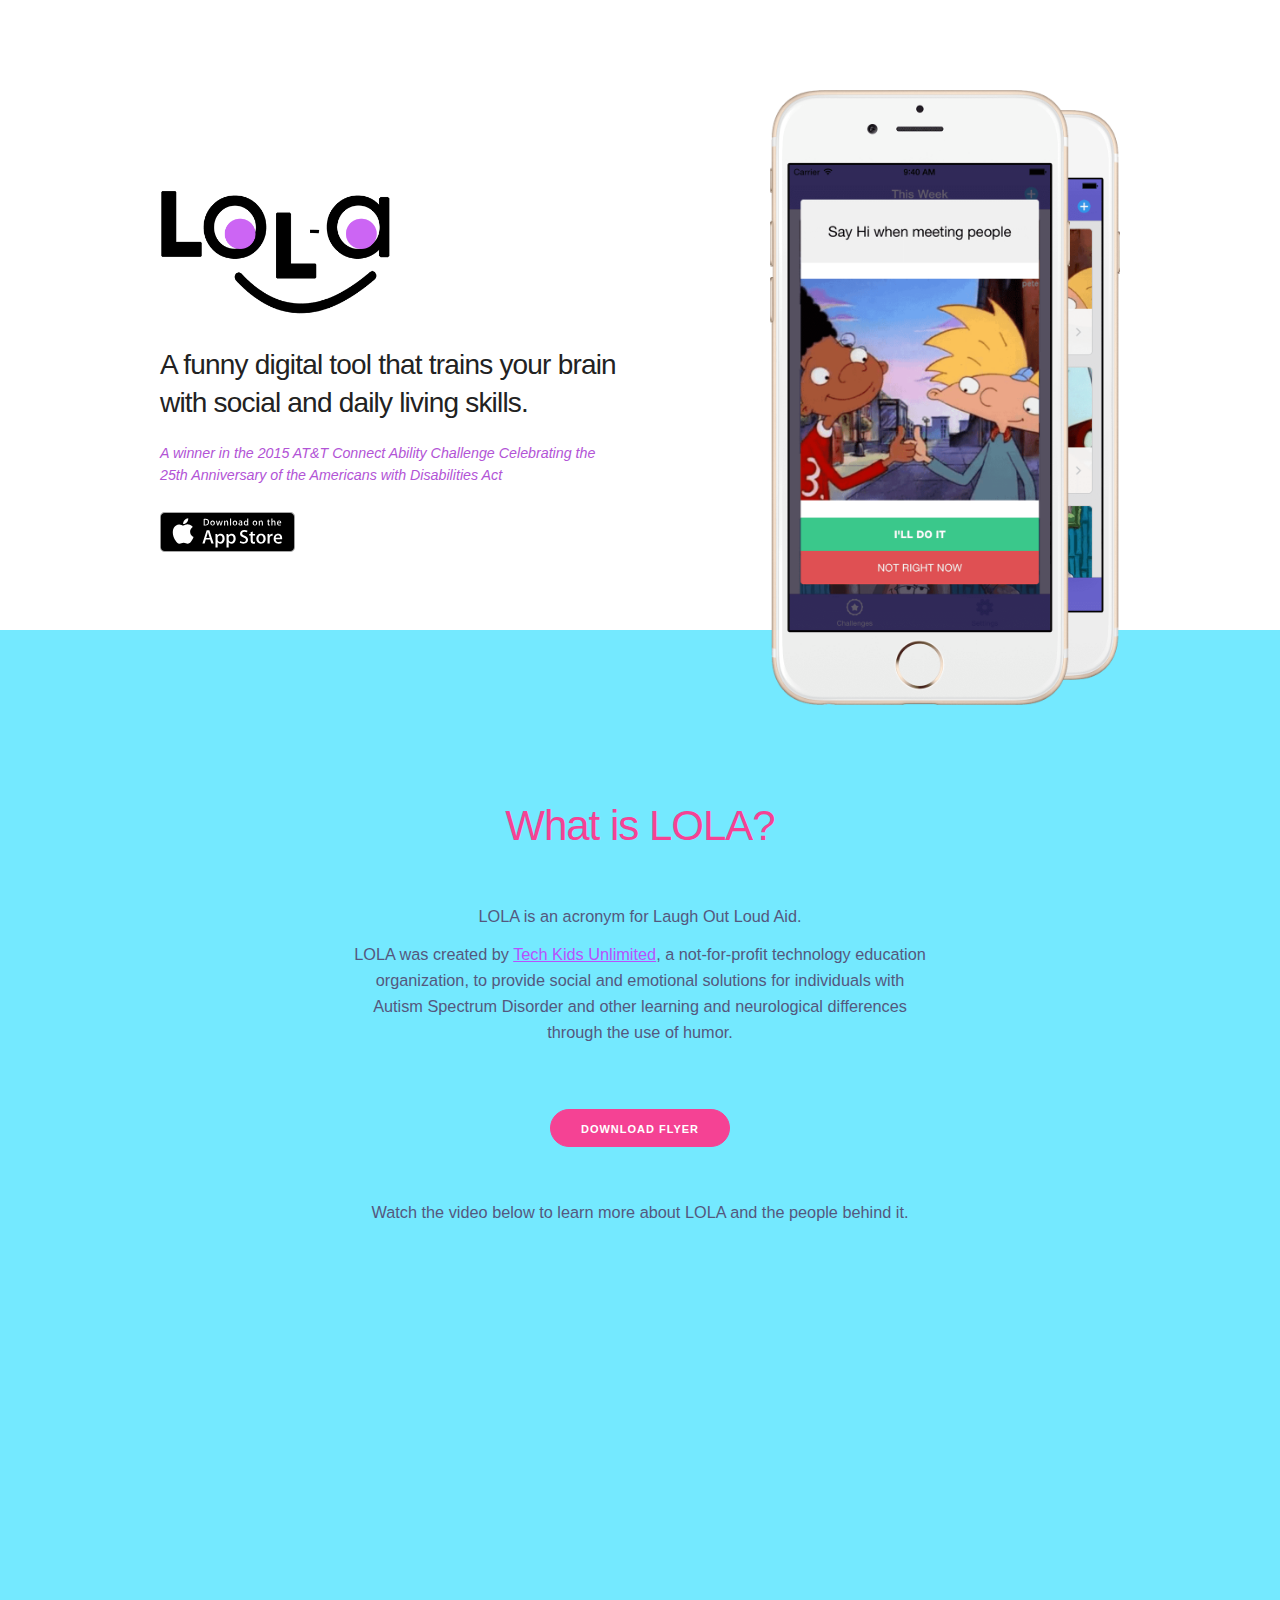
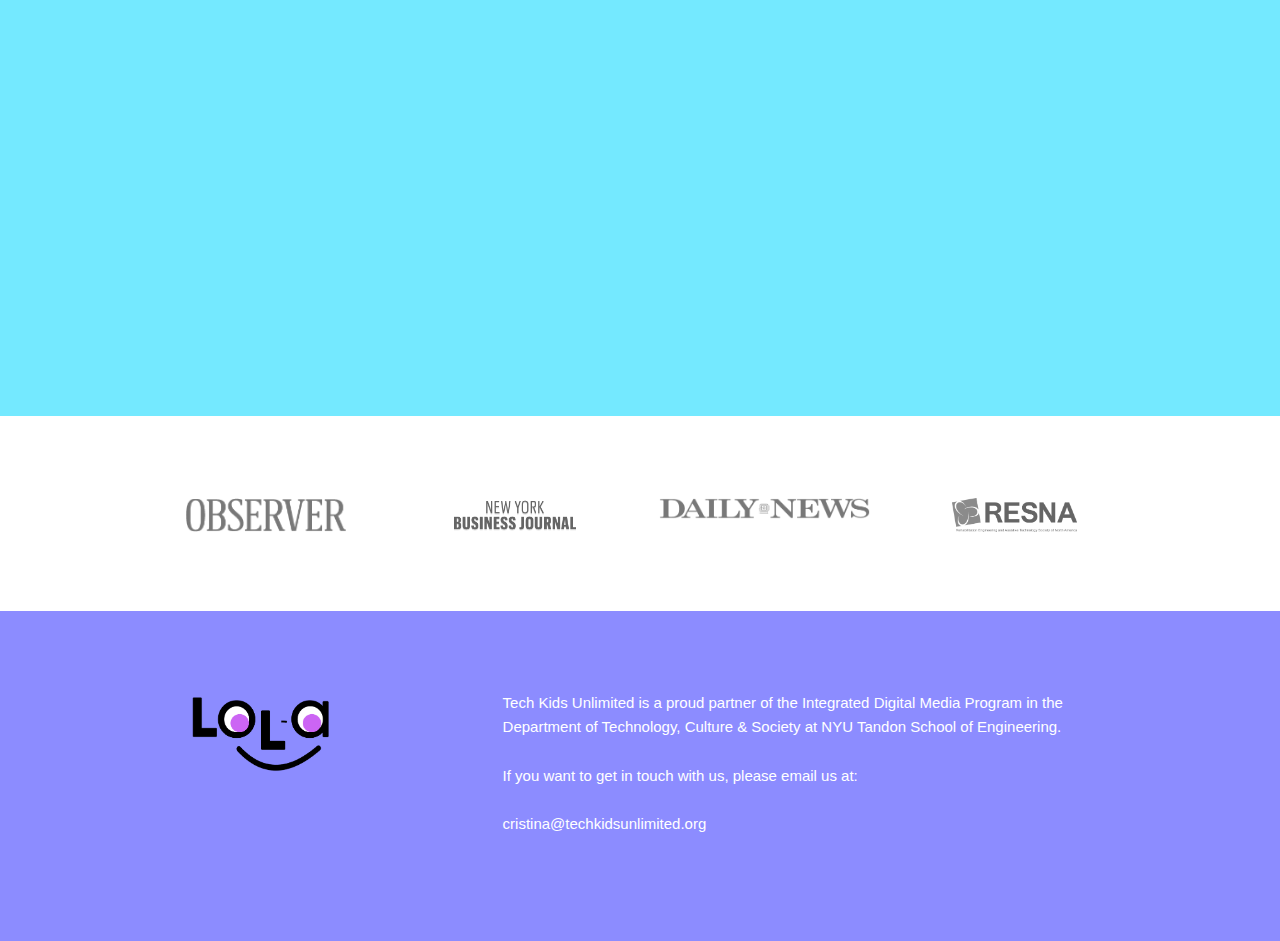
<file: index.html>
<!DOCTYPE html>
<html lang="en">
<head>

  <!-- Basic Page Needs
  –––––––––––––––––––––––––––––––––––––––––––––––––– -->
  <meta charset="utf-8">
  <title>LOLA</title>
  <meta name="description" content="A funny digital tool that trains your brain with social and daily living skills.">
  <meta name="author" content="Tech Kids Unlimited">

  <!-- Mobile Specific Metas
  –––––––––––––––––––––––––––––––––––––––––––––––––– -->
  <meta name="viewport" content="width=device-width, initial-scale=1">

  <!-- CSS
  –––––––––––––––––––––––––––––––––––––––––––––––––– -->
  <link rel="stylesheet" href="css/normalize.css">
  <link rel="stylesheet" href="css/skeleton.css">
  <link rel="stylesheet" href="css/custom.css">

  <!-- Scripts
  –––––––––––––––––––––––––––––––––––––––––––––––––– -->
  <script src="//ajax.googleapis.com/ajax/libs/jquery/2.1.1/jquery.min.js"></script>
  <script type="text/javascript" src="http://www.parsecdn.com/js/parse-1.5.0.min.js"></script>
</head>
<body>

  <!-- Primary Page Layout
  –––––––––––––––––––––––––––––––––––––––––––––––––– -->

  <div class="section hero">
    <div class="container">
      <div class="row">
        <div class="one-half column hero-section">
          <img class="logo" src="images/logo-LoLa_small.png">
          <h4 class="hero-heading">A funny digital tool that trains your brain with social and daily living skills.</h4>
          <p style="margin-top: -20px; font-size: 0.95em; color: #B254D6"><em>A winner in the 2015 AT&amp;T Connect Ability Challenge Celebrating the 25th Anniversary of the Americans with Disabilities Act</em></p>
	      <a href="https://itunes.apple.com/us/app/lola-laugh-out-loud-aid/id1046398348?mt=8">
                <svg version="1.1" id="US_UK_Download_on_the" xmlns="http://www.w3.org/2000/svg" xmlns:xlink="http://www.w3.org/1999/xlink"
           x="0px" y="0px" width="135px" height="40px" viewBox="0 0 135 40" enable-background="new 0 0 135 40" xml:space="preserve">
        <g>
          <path fill="#A6A6A6" d="M130.197,40H4.729C2.122,40,0,37.872,0,35.267V4.726C0,2.12,2.122,0,4.729,0h125.468
            C132.803,0,135,2.12,135,4.726v30.541C135,37.872,132.803,40,130.197,40L130.197,40z"/>
          <path d="M134.032,35.268c0,2.116-1.714,3.83-3.834,3.83H4.729c-2.119,0-3.839-1.714-3.839-3.83V4.725
            c0-2.115,1.72-3.835,3.839-3.835h125.468c2.121,0,3.834,1.72,3.834,3.835L134.032,35.268L134.032,35.268z"/>
          <g>
            <g>
              <path fill="#FFFFFF" d="M30.128,19.784c-0.029-3.223,2.639-4.791,2.761-4.864c-1.511-2.203-3.853-2.504-4.676-2.528
                c-1.967-0.207-3.875,1.177-4.877,1.177c-1.022,0-2.565-1.157-4.228-1.123c-2.14,0.033-4.142,1.272-5.24,3.196
                c-2.266,3.923-0.576,9.688,1.595,12.859c1.086,1.553,2.355,3.287,4.016,3.226c1.625-0.067,2.232-1.036,4.193-1.036
                c1.943,0,2.513,1.036,4.207,0.997c1.744-0.028,2.842-1.56,3.89-3.127c1.255-1.78,1.759-3.533,1.779-3.623
                C33.507,24.924,30.161,23.647,30.128,19.784z"/>
              <path fill="#FFFFFF" d="M26.928,10.306c0.874-1.093,1.472-2.58,1.306-4.089c-1.265,0.056-2.847,0.875-3.758,1.944
                c-0.806,0.942-1.526,2.486-1.34,3.938C24.557,12.205,26.016,11.382,26.928,10.306z"/>
            </g>
          </g>
          <g>
            <path fill="#FFFFFF" d="M53.645,31.504h-2.271l-1.244-3.909h-4.324l-1.185,3.909h-2.211l4.284-13.308h2.646L53.645,31.504z
               M49.755,25.955L48.63,22.48c-0.119-0.355-0.342-1.191-0.671-2.507h-0.04c-0.131,0.566-0.342,1.402-0.632,2.507l-1.105,3.475
              H49.755z"/>
            <path fill="#FFFFFF" d="M64.662,26.588c0,1.632-0.441,2.922-1.323,3.869c-0.79,0.843-1.771,1.264-2.942,1.264
              c-1.264,0-2.172-0.454-2.725-1.362h-0.04v5.055h-2.132V25.067c0-1.026-0.027-2.079-0.079-3.159h1.875l0.119,1.521h0.04
              c0.711-1.146,1.79-1.718,3.238-1.718c1.132,0,2.077,0.447,2.833,1.342C64.284,23.949,64.662,25.127,64.662,26.588z M62.49,26.666
              c0-0.934-0.21-1.704-0.632-2.31c-0.461-0.632-1.08-0.948-1.856-0.948c-0.526,0-1.004,0.176-1.431,0.523
              c-0.428,0.35-0.708,0.807-0.839,1.373c-0.066,0.264-0.099,0.48-0.099,0.65v1.6c0,0.698,0.214,1.287,0.642,1.768
              s0.984,0.721,1.668,0.721c0.803,0,1.428-0.31,1.875-0.928C62.266,28.496,62.49,27.68,62.49,26.666z"/>
            <path fill="#FFFFFF" d="M75.699,26.588c0,1.632-0.441,2.922-1.324,3.869c-0.789,0.843-1.77,1.264-2.941,1.264
              c-1.264,0-2.172-0.454-2.724-1.362H68.67v5.055h-2.132V25.067c0-1.026-0.027-2.079-0.079-3.159h1.875l0.119,1.521h0.04
              c0.71-1.146,1.789-1.718,3.238-1.718c1.131,0,2.076,0.447,2.834,1.342C75.32,23.949,75.699,25.127,75.699,26.588z M73.527,26.666
              c0-0.934-0.211-1.704-0.633-2.31c-0.461-0.632-1.078-0.948-1.855-0.948c-0.527,0-1.004,0.176-1.432,0.523
              c-0.428,0.35-0.707,0.807-0.838,1.373c-0.065,0.264-0.099,0.48-0.099,0.65v1.6c0,0.698,0.214,1.287,0.64,1.768
              c0.428,0.48,0.984,0.721,1.67,0.721c0.803,0,1.428-0.31,1.875-0.928C73.303,28.496,73.527,27.68,73.527,26.666z"/>
            <path fill="#FFFFFF" d="M88.039,27.772c0,1.132-0.393,2.053-1.182,2.764c-0.867,0.777-2.074,1.165-3.625,1.165
              c-1.432,0-2.58-0.276-3.449-0.829l0.494-1.777c0.936,0.566,1.963,0.85,3.082,0.85c0.803,0,1.428-0.182,1.877-0.544
              c0.447-0.362,0.67-0.848,0.67-1.454c0-0.54-0.184-0.995-0.553-1.364c-0.367-0.369-0.98-0.712-1.836-1.029
              c-2.33-0.869-3.494-2.142-3.494-3.816c0-1.094,0.408-1.991,1.225-2.689c0.814-0.699,1.9-1.048,3.258-1.048
              c1.211,0,2.217,0.211,3.02,0.632l-0.533,1.738c-0.75-0.408-1.598-0.612-2.547-0.612c-0.75,0-1.336,0.185-1.756,0.553
              c-0.355,0.329-0.533,0.73-0.533,1.205c0,0.526,0.203,0.961,0.611,1.303c0.355,0.316,1,0.658,1.936,1.027
              c1.145,0.461,1.986,1,2.527,1.618C87.77,26.081,88.039,26.852,88.039,27.772z"/>
            <path fill="#FFFFFF" d="M95.088,23.508h-2.35v4.659c0,1.185,0.414,1.777,1.244,1.777c0.381,0,0.697-0.033,0.947-0.099l0.059,1.619
              c-0.42,0.157-0.973,0.236-1.658,0.236c-0.842,0-1.5-0.257-1.975-0.77c-0.473-0.514-0.711-1.376-0.711-2.587v-4.837h-1.4v-1.6h1.4
              v-1.757l2.094-0.632v2.389h2.35V23.508z"/>
            <path fill="#FFFFFF" d="M105.691,26.627c0,1.475-0.422,2.686-1.264,3.633c-0.883,0.975-2.055,1.461-3.516,1.461
              c-1.408,0-2.529-0.467-3.365-1.401s-1.254-2.113-1.254-3.534c0-1.487,0.43-2.705,1.293-3.652c0.861-0.948,2.023-1.422,3.484-1.422
              c1.408,0,2.541,0.467,3.396,1.402C105.283,24.021,105.691,25.192,105.691,26.627z M103.479,26.696
              c0-0.885-0.189-1.644-0.572-2.277c-0.447-0.766-1.086-1.148-1.914-1.148c-0.857,0-1.508,0.383-1.955,1.148
              c-0.383,0.634-0.572,1.405-0.572,2.317c0,0.885,0.189,1.644,0.572,2.276c0.461,0.766,1.105,1.148,1.936,1.148
              c0.814,0,1.453-0.39,1.914-1.168C103.281,28.347,103.479,27.58,103.479,26.696z"/>
            <path fill="#FFFFFF" d="M112.621,23.783c-0.211-0.039-0.436-0.059-0.672-0.059c-0.75,0-1.33,0.283-1.738,0.85
              c-0.355,0.5-0.533,1.132-0.533,1.895v5.035h-2.131l0.02-6.574c0-1.106-0.027-2.113-0.08-3.021h1.857l0.078,1.836h0.059
              c0.225-0.631,0.58-1.139,1.066-1.52c0.475-0.343,0.988-0.514,1.541-0.514c0.197,0,0.375,0.014,0.533,0.039V23.783z"/>
            <path fill="#FFFFFF" d="M122.156,26.252c0,0.382-0.025,0.704-0.078,0.967h-6.396c0.025,0.948,0.334,1.673,0.928,2.173
              c0.539,0.447,1.236,0.671,2.092,0.671c0.947,0,1.811-0.151,2.588-0.454l0.334,1.48c-0.908,0.396-1.98,0.593-3.217,0.593
              c-1.488,0-2.656-0.438-3.506-1.313c-0.848-0.875-1.273-2.05-1.273-3.524c0-1.447,0.395-2.652,1.186-3.613
              c0.828-1.026,1.947-1.539,3.355-1.539c1.383,0,2.43,0.513,3.141,1.539C121.873,24.047,122.156,25.055,122.156,26.252z
               M120.123,25.699c0.014-0.632-0.125-1.178-0.414-1.639c-0.369-0.593-0.936-0.889-1.699-0.889c-0.697,0-1.264,0.289-1.697,0.869
              c-0.355,0.461-0.566,1.014-0.631,1.658H120.123z"/>
          </g>
          <g>
            <g>
              <path fill="#FFFFFF" d="M49.05,10.009c0,1.177-0.353,2.063-1.058,2.658c-0.653,0.549-1.581,0.824-2.783,0.824
                c-0.596,0-1.106-0.026-1.533-0.078V6.982c0.557-0.09,1.157-0.136,1.805-0.136c1.145,0,2.008,0.249,2.59,0.747
                C48.723,8.156,49.05,8.961,49.05,10.009z M47.945,10.038c0-0.763-0.202-1.348-0.606-1.756c-0.404-0.407-0.994-0.611-1.771-0.611
                c-0.33,0-0.611,0.022-0.844,0.068v4.889c0.129,0.02,0.365,0.029,0.708,0.029c0.802,0,1.421-0.223,1.857-0.669
                S47.945,10.892,47.945,10.038z"/>
              <path fill="#FFFFFF" d="M54.909,11.037c0,0.725-0.207,1.319-0.621,1.785c-0.434,0.479-1.009,0.718-1.727,0.718
                c-0.692,0-1.243-0.229-1.654-0.689c-0.41-0.459-0.615-1.038-0.615-1.736c0-0.73,0.211-1.329,0.635-1.794s0.994-0.698,1.712-0.698
                c0.692,0,1.248,0.229,1.669,0.688C54.708,9.757,54.909,10.333,54.909,11.037z M53.822,11.071c0-0.435-0.094-0.808-0.281-1.119
                c-0.22-0.376-0.533-0.564-0.94-0.564c-0.421,0-0.741,0.188-0.961,0.564c-0.188,0.311-0.281,0.69-0.281,1.138
                c0,0.435,0.094,0.808,0.281,1.119c0.227,0.376,0.543,0.564,0.951,0.564c0.4,0,0.714-0.191,0.94-0.574
                C53.725,11.882,53.822,11.506,53.822,11.071z"/>
              <path fill="#FFFFFF" d="M62.765,8.719l-1.475,4.714h-0.96l-0.611-2.047c-0.155-0.511-0.281-1.019-0.379-1.523h-0.019
                c-0.091,0.518-0.217,1.025-0.379,1.523l-0.649,2.047h-0.971l-1.387-4.714h1.077l0.533,2.241c0.129,0.53,0.235,1.035,0.32,1.513
                h0.019c0.078-0.394,0.207-0.896,0.389-1.503l0.669-2.25h0.854l0.641,2.202c0.155,0.537,0.281,1.054,0.378,1.552h0.029
                c0.071-0.485,0.178-1.002,0.32-1.552l0.572-2.202H62.765z"/>
              <path fill="#FFFFFF" d="M68.198,13.433H67.15v-2.7c0-0.832-0.316-1.248-0.95-1.248c-0.311,0-0.562,0.114-0.757,0.343
                c-0.193,0.229-0.291,0.499-0.291,0.808v2.796h-1.048v-3.366c0-0.414-0.013-0.863-0.038-1.349h0.921l0.049,0.737h0.029
                c0.122-0.229,0.304-0.418,0.543-0.569c0.284-0.176,0.602-0.265,0.95-0.265c0.44,0,0.806,0.142,1.097,0.427
                c0.362,0.349,0.543,0.87,0.543,1.562V13.433z"/>
              <path fill="#FFFFFF" d="M71.088,13.433h-1.047V6.556h1.047V13.433z"/>
              <path fill="#FFFFFF" d="M77.258,11.037c0,0.725-0.207,1.319-0.621,1.785c-0.434,0.479-1.01,0.718-1.727,0.718
                c-0.693,0-1.244-0.229-1.654-0.689c-0.41-0.459-0.615-1.038-0.615-1.736c0-0.73,0.211-1.329,0.635-1.794s0.994-0.698,1.711-0.698
                c0.693,0,1.248,0.229,1.67,0.688C77.057,9.757,77.258,10.333,77.258,11.037z M76.17,11.071c0-0.435-0.094-0.808-0.281-1.119
                c-0.219-0.376-0.533-0.564-0.939-0.564c-0.422,0-0.742,0.188-0.961,0.564c-0.188,0.311-0.281,0.69-0.281,1.138
                c0,0.435,0.094,0.808,0.281,1.119c0.227,0.376,0.543,0.564,0.951,0.564c0.4,0,0.713-0.191,0.939-0.574
                C76.074,11.882,76.17,11.506,76.17,11.071z"/>
              <path fill="#FFFFFF" d="M82.33,13.433h-0.941l-0.078-0.543h-0.029c-0.322,0.433-0.781,0.65-1.377,0.65
                c-0.445,0-0.805-0.143-1.076-0.427c-0.246-0.258-0.369-0.579-0.369-0.96c0-0.576,0.24-1.015,0.723-1.319
                c0.482-0.304,1.16-0.453,2.033-0.446V10.3c0-0.621-0.326-0.931-0.979-0.931c-0.465,0-0.875,0.117-1.229,0.349l-0.213-0.688
                c0.438-0.271,0.979-0.407,1.617-0.407c1.232,0,1.85,0.65,1.85,1.95v1.736C82.262,12.78,82.285,13.155,82.33,13.433z
                 M81.242,11.813v-0.727c-1.156-0.02-1.734,0.297-1.734,0.95c0,0.246,0.066,0.43,0.201,0.553c0.135,0.123,0.307,0.184,0.512,0.184
                c0.23,0,0.445-0.073,0.641-0.218c0.197-0.146,0.318-0.331,0.363-0.558C81.236,11.946,81.242,11.884,81.242,11.813z"/>
              <path fill="#FFFFFF" d="M88.285,13.433h-0.93l-0.049-0.757h-0.029c-0.297,0.576-0.803,0.864-1.514,0.864
                c-0.568,0-1.041-0.223-1.416-0.669s-0.562-1.025-0.562-1.736c0-0.763,0.203-1.381,0.611-1.853c0.395-0.44,0.879-0.66,1.455-0.66
                c0.633,0,1.076,0.213,1.328,0.64h0.02V6.556h1.049v5.607C88.248,12.622,88.26,13.045,88.285,13.433z M87.199,11.445v-0.786
                c0-0.136-0.01-0.246-0.029-0.33c-0.059-0.252-0.186-0.464-0.379-0.635c-0.195-0.171-0.43-0.257-0.701-0.257
                c-0.391,0-0.697,0.155-0.922,0.466c-0.223,0.311-0.336,0.708-0.336,1.193c0,0.466,0.107,0.844,0.322,1.135
                c0.227,0.31,0.533,0.465,0.916,0.465c0.344,0,0.619-0.129,0.828-0.388C87.1,12.069,87.199,11.781,87.199,11.445z"/>
              <path fill="#FFFFFF" d="M97.248,11.037c0,0.725-0.207,1.319-0.621,1.785c-0.434,0.479-1.008,0.718-1.727,0.718
                c-0.691,0-1.242-0.229-1.654-0.689c-0.41-0.459-0.615-1.038-0.615-1.736c0-0.73,0.211-1.329,0.635-1.794s0.994-0.698,1.713-0.698
                c0.691,0,1.248,0.229,1.668,0.688C97.047,9.757,97.248,10.333,97.248,11.037z M96.162,11.071c0-0.435-0.094-0.808-0.281-1.119
                c-0.221-0.376-0.533-0.564-0.941-0.564c-0.42,0-0.74,0.188-0.961,0.564c-0.188,0.311-0.281,0.69-0.281,1.138
                c0,0.435,0.094,0.808,0.281,1.119c0.227,0.376,0.543,0.564,0.951,0.564c0.4,0,0.715-0.191,0.941-0.574
                C96.064,11.882,96.162,11.506,96.162,11.071z"/>
              <path fill="#FFFFFF" d="M102.883,13.433h-1.047v-2.7c0-0.832-0.316-1.248-0.951-1.248c-0.311,0-0.562,0.114-0.756,0.343
                s-0.291,0.499-0.291,0.808v2.796h-1.049v-3.366c0-0.414-0.012-0.863-0.037-1.349h0.92l0.049,0.737h0.029
                c0.123-0.229,0.305-0.418,0.543-0.569c0.285-0.176,0.602-0.265,0.951-0.265c0.439,0,0.805,0.142,1.096,0.427
                c0.363,0.349,0.543,0.87,0.543,1.562V13.433z"/>
              <path fill="#FFFFFF" d="M109.936,9.504h-1.154v2.29c0,0.582,0.205,0.873,0.611,0.873c0.188,0,0.344-0.016,0.467-0.049
                l0.027,0.795c-0.207,0.078-0.479,0.117-0.814,0.117c-0.414,0-0.736-0.126-0.969-0.378c-0.234-0.252-0.35-0.676-0.35-1.271V9.504
                h-0.689V8.719h0.689V7.855l1.027-0.31v1.173h1.154V9.504z"/>
              <path fill="#FFFFFF" d="M115.484,13.433h-1.049v-2.68c0-0.845-0.316-1.268-0.949-1.268c-0.486,0-0.818,0.245-1,0.735
                c-0.031,0.103-0.049,0.229-0.049,0.377v2.835h-1.047V6.556h1.047v2.841h0.02c0.33-0.517,0.803-0.775,1.416-0.775
                c0.434,0,0.793,0.142,1.078,0.427c0.355,0.355,0.533,0.883,0.533,1.581V13.433z"/>
              <path fill="#FFFFFF" d="M121.207,10.853c0,0.188-0.014,0.346-0.039,0.475h-3.143c0.014,0.466,0.164,0.821,0.455,1.067
                c0.266,0.22,0.609,0.33,1.029,0.33c0.465,0,0.889-0.074,1.271-0.223l0.164,0.728c-0.447,0.194-0.973,0.291-1.582,0.291
                c-0.73,0-1.305-0.215-1.721-0.645c-0.418-0.43-0.625-1.007-0.625-1.731c0-0.711,0.193-1.303,0.582-1.775
                c0.406-0.504,0.955-0.756,1.648-0.756c0.678,0,1.193,0.252,1.541,0.756C121.068,9.77,121.207,10.265,121.207,10.853z
                 M120.207,10.582c0.008-0.311-0.061-0.579-0.203-0.805c-0.182-0.291-0.459-0.437-0.834-0.437c-0.342,0-0.621,0.142-0.834,0.427
                c-0.174,0.227-0.277,0.498-0.311,0.815H120.207z"/>
            </g>
          </g>
        </g>
        </svg>
        </a>
        </div>
        <div class="one-half column phones">
          <img class="phone" src="images/lola1.png">
          <img class="phone" src="images/lola2.png">
        </div>
      </div>
    </div>
  </div>

  <div class="section values">
  	<a name="learnmore"></a>
    <div class="container">
      <div class="row">
        <div class="twelve column value">
          <h2 class="value-multiplier">What is LOLA?</h2>
          <p class="value-heading">
          	<p class="section-description">LOLA is an acronym for Laugh Out Loud Aid.</p>
          	<p class="section-description">LOLA was created by <a href="http://www.techkidsunlimited.org/">Tech Kids Unlimited</a>, a not-for-profit technology education organization, to provide social and emotional solutions for individuals with Autism Spectrum Disorder and other learning and neurological differences through the use of humor.<br/><br/><br/></p>
            <p class="section-description" style="padding-bottom: 30px">
            <a class="button button-primary button-pink" href="images/LOLA-flyer.PNG">Download Flyer</a>
            </p>
            <p class="section-description">Watch the video below to learn more about LOLA and the people behind it.<br/><br/></p>
          </p>
          <p class="value-description">
          	<div class="video-container">
	          	<iframe width="560" height="315" src="https://www.youtube.com/embed/qho6DSHKxXc" frameborder="0" allowfullscreen></iframe>
          	</div>
          </p>
        </div>
      </div>
    </div>
  </div>

  <div class="section press">
    <div class="container">
      <div class="row">
          <div class="three columns">
            <a href="http://observer.com/2015/08/prize-winning-app-lola-uses-humor-to-help-kids-with-special-needs/">
            <img class="press-logo u-max-full-width desaturate" src="images/press/logo-observer.png">
            </a>
          </div>
          <div class="three columns">
            <a href="http://www.bizjournals.com/newyork/news/2015/07/30/how-new-york-kids-with-autism-designed-a-handy-app.html">
            <img class="press-logo u-max-full-width desaturate" src="images/press/logo-nyBusinessJounral.png">
            </a>
          </div>
          <div class="three columns">
            <a href="http://www.nydailynews.com/news/world/t-nyu-announce-winners-connect-ability-challenge-article-1.2305455">
            <img class="press-logo u-max-full-width desaturate" src="images/press/logo-nyDailyNews.png">
            </a>
          </div>
          <div class="three columns">
            <a href="http://www.resna.org/news-events/general/resna-announces-peoples-choice-award-att-nyu-ability-lab-connect-ability">
            <img class="press-logo u-max-full-width desaturate" src="images/press/logo-resna.png">
            </a>
          </div>
      </div>
      <!--
      <div class="row">
        <div class="three columns">
            <a href="http://www.icare4autism.org/news/2015/08/app-created-for-and-by-teens-with-autism-aids-daily-activities/">
            <img class="press-logo u-max-full-width desaturate" src="images/press/logo-icare.png">
            </a>
          </div>
          <div class="three columns">
            <a href="http://connectability.devpost.com/submissions/38440-lola">
            <img class="press-logo u-max-full-width desaturate" src="images/press/logo-mighty.png">
            </a>
          </div>
          <div class="three columns">
            <a href="http://themighty.com/2015/08/this-new-app-could-help-kids-with-special-needs-develop-daily-life-skills/">
            <img class="press-logo u-max-full-width desaturate" src="images/press/logo-att.png">
            </a>
          </div>
      </div>
      -->
    </div>
  </div>

  <div class="section categories">
    <div class="container">
      <div class="row">
        <div class="one-third column category" style="text-align: left">
          <img class="footer-logo u-max-full-width" src="images/logo-LoLa_small.png">
        </div>
        <div class="two-thirds column category" style="text-align: left">
          <p>Tech Kids Unlimited is a proud partner of the Integrated Digital Media Program in the Department of Technology, Culture &amp; Society at NYU Tandon School of Engineering.</p>

          <p>If you want to get in touch with us, please email us at:<br/><br/>cristina@techkidsunlimited.org</p>
        </div>
      </div>
    </div>
  </div>


<!-- Scripts
  –––––––––––––––––––––––––––––––––––––––––––––––––– -->
<script>
$(document).ready(function() {
  $('.error-message').hide();

  $('form').submit(function(event) {

    var formData = {
      'email' : $('input[name=email]').val()
    };

    $.ajax({
      type      :   'POST',
      url       :   'email.php',
      data      :   formData,
      dataType  :   'json',
      encode    :   true
    })
    .done(function(data) {
      console.log(data);

      if (!data.success) {
        if (data.errors.email) {
          $('.error-message').html('<p>Please enter a valid email address</p>');
          $('.error-message').show();
        }
      } else {
        saveUserInterest($('input[name=email]').val());
        $('.error-message').empty();
        $('.error-message').hide();
        $('form').html('<div class="row notifyme-form"><div class="twelve column value"><h2 class="value-multiplier">Thank you 😄</h2></div></div>');
      }
    });

    event.preventDefault();

  });

  function saveUserInterest(emailAddress) {
    Parse.initialize("OuXyudLEOJzJSZSprnijWdBmhWMyiTmf0cAoSA1C", "X4nEYRbcWBIrfRoMvnYs9p7a2xgHHYMTS8uyj5kg");

    var acl = new Parse.ACL();
    acl.setPublicReadAccess(false);

    var UserInterest = Parse.Object.extend("UserInterest");
    var newUser = new UserInterest();
    newUser.setACL(acl);

    newUser.save({email: emailAddress}, {
      success: function(object) {
        console.log("Object saved!");
      },
      error: function(model, error) {
        console.log("Parse error!");
      }
    });
  }

});
</script>

<script>
  (function(i,s,o,g,r,a,m){i['GoogleAnalyticsObject']=r;i[r]=i[r]||function(){
  (i[r].q=i[r].q||[]).push(arguments)},i[r].l=1*new Date();a=s.createElement(o),
  m=s.getElementsByTagName(o)[0];a.async=1;a.src=g;m.parentNode.insertBefore(a,m)
  })(window,document,'script','//www.google-analytics.com/analytics.js','ga');

  ga('create', 'UA-65532527-1', 'auto');
  ga('send', 'pageview');

</script>

<script type="text/javascript">
window.NREUM||(NREUM={}),__nr_require=function(t,e,n){function r(n){if(!e[n]){var o=e[n]={exports:{}};t[n][0].call(o.exports,function(e){var o=t[n][1][e];return r(o?o:e)},o,o.exports)}return e[n].exports}if("function"==typeof __nr_require)return __nr_require;for(var o=0;o<n.length;o++)r(n[o]);return r}({QJf3ax:[function(t,e){function n(t){function e(e,n,a){t&&t(e,n,a),a||(a={});for(var c=s(e),f=c.length,u=i(a,o,r),d=0;f>d;d++)c[d].apply(u,n);return u}function a(t,e){f[t]=s(t).concat(e)}function s(t){return f[t]||[]}function c(){return n(e)}var f={};return{on:a,emit:e,create:c,listeners:s,_events:f}}function r(){return{}}var o="nr@context",i=t("gos");e.exports=n()},{gos:"7eSDFh"}],ee:[function(t,e){e.exports=t("QJf3ax")},{}],3:[function(t){function e(t){try{i.console&&console.log(t)}catch(e){}}var n,r=t("ee"),o=t(1),i={};try{n=localStorage.getItem("__nr_flags").split(","),console&&"function"==typeof console.log&&(i.console=!0,-1!==n.indexOf("dev")&&(i.dev=!0),-1!==n.indexOf("nr_dev")&&(i.nrDev=!0))}catch(a){}i.nrDev&&r.on("internal-error",function(t){e(t.stack)}),i.dev&&r.on("fn-err",function(t,n,r){e(r.stack)}),i.dev&&(e("NR AGENT IN DEVELOPMENT MODE"),e("flags: "+o(i,function(t){return t}).join(", ")))},{1:22,ee:"QJf3ax"}],4:[function(t){function e(t,e,n,i,s){try{c?c-=1:r("err",[s||new UncaughtException(t,e,n)])}catch(f){try{r("ierr",[f,(new Date).getTime(),!0])}catch(u){}}return"function"==typeof a?a.apply(this,o(arguments)):!1}function UncaughtException(t,e,n){this.message=t||"Uncaught error with no additional information",this.sourceURL=e,this.line=n}function n(t){r("err",[t,(new Date).getTime()])}var r=t("handle"),o=t(6),i=t("ee"),a=window.onerror,s=!1,c=0;t("loader").features.err=!0,t(5),window.onerror=e;try{throw new Error}catch(f){"stack"in f&&(t(1),t(2),"addEventListener"in window&&t(3),window.XMLHttpRequest&&XMLHttpRequest.prototype&&XMLHttpRequest.prototype.addEventListener&&window.XMLHttpRequest&&XMLHttpRequest.prototype&&XMLHttpRequest.prototype.addEventListener&&!/CriOS/.test(navigator.userAgent)&&t(4),s=!0)}i.on("fn-start",function(){s&&(c+=1)}),i.on("fn-err",function(t,e,r){s&&(this.thrown=!0,n(r))}),i.on("fn-end",function(){s&&!this.thrown&&c>0&&(c-=1)}),i.on("internal-error",function(t){r("ierr",[t,(new Date).getTime(),!0])})},{1:9,2:8,3:6,4:10,5:3,6:23,ee:"QJf3ax",handle:"D5DuLP",loader:"G9z0Bl"}],5:[function(t){function e(){}if(window.performance&&window.performance.timing&&window.performance.getEntriesByType){var n=t("ee"),r=t("handle"),o=t(1),i=t(2);t("loader").features.stn=!0,t(3),n.on("fn-start",function(t){var e=t[0];e instanceof Event&&(this.bstStart=Date.now())}),n.on("fn-end",function(t,e){var n=t[0];n instanceof Event&&r("bst",[n,e,this.bstStart,Date.now()])}),o.on("fn-start",function(t,e,n){this.bstStart=Date.now(),this.bstType=n}),o.on("fn-end",function(t,e){r("bstTimer",[e,this.bstStart,Date.now(),this.bstType])}),i.on("fn-start",function(){this.bstStart=Date.now()}),i.on("fn-end",function(t,e){r("bstTimer",[e,this.bstStart,Date.now(),"requestAnimationFrame"])}),n.on("pushState-start",function(){this.time=Date.now(),this.startPath=location.pathname+location.hash}),n.on("pushState-end",function(){r("bstHist",[location.pathname+location.hash,this.startPath,this.time])}),"addEventListener"in window.performance&&(window.performance.addEventListener("webkitresourcetimingbufferfull",function(){r("bstResource",[window.performance.getEntriesByType("resource")]),window.performance.webkitClearResourceTimings()},!1),window.performance.addEventListener("resourcetimingbufferfull",function(){r("bstResource",[window.performance.getEntriesByType("resource")]),window.performance.clearResourceTimings()},!1)),document.addEventListener("scroll",e,!1),document.addEventListener("keypress",e,!1),document.addEventListener("click",e,!1)}},{1:9,2:8,3:7,ee:"QJf3ax",handle:"D5DuLP",loader:"G9z0Bl"}],6:[function(t,e){function n(t){i.inPlace(t,["addEventListener","removeEventListener"],"-",r)}function r(t){return t[1]}var o=(t(1),t("ee").create()),i=t(2)(o),a=t("gos");if(e.exports=o,n(window),"getPrototypeOf"in Object){for(var s=document;s&&!s.hasOwnProperty("addEventListener");)s=Object.getPrototypeOf(s);s&&n(s);for(var c=XMLHttpRequest.prototype;c&&!c.hasOwnProperty("addEventListener");)c=Object.getPrototypeOf(c);c&&n(c)}else XMLHttpRequest.prototype.hasOwnProperty("addEventListener")&&n(XMLHttpRequest.prototype);o.on("addEventListener-start",function(t){if(t[1]){var e=t[1];"function"==typeof e?this.wrapped=t[1]=a(e,"nr@wrapped",function(){return i(e,"fn-",null,e.name||"anonymous")}):"function"==typeof e.handleEvent&&i.inPlace(e,["handleEvent"],"fn-")}}),o.on("removeEventListener-start",function(t){var e=this.wrapped;e&&(t[1]=e)})},{1:23,2:24,ee:"QJf3ax",gos:"7eSDFh"}],7:[function(t,e){var n=(t(2),t("ee").create()),r=t(1)(n);e.exports=n,r.inPlace(window.history,["pushState"],"-")},{1:24,2:23,ee:"QJf3ax"}],8:[function(t,e){var n=(t(2),t("ee").create()),r=t(1)(n);e.exports=n,r.inPlace(window,["requestAnimationFrame","mozRequestAnimationFrame","webkitRequestAnimationFrame","msRequestAnimationFrame"],"raf-"),n.on("raf-start",function(t){t[0]=r(t[0],"fn-")})},{1:24,2:23,ee:"QJf3ax"}],9:[function(t,e){function n(t,e,n){t[0]=o(t[0],"fn-",null,n)}var r=(t(2),t("ee").create()),o=t(1)(r);e.exports=r,o.inPlace(window,["setTimeout","setInterval","setImmediate"],"setTimer-"),r.on("setTimer-start",n)},{1:24,2:23,ee:"QJf3ax"}],10:[function(t,e){function n(){f.inPlace(this,p,"fn-")}function r(t,e){f.inPlace(e,["onreadystatechange"],"fn-")}function o(t,e){return e}function i(t,e){for(var n in t)e[n]=t[n];return e}var a=t("ee").create(),s=t(1),c=t(2),f=c(a),u=c(s),d=window.XMLHttpRequest,p=["onload","onerror","onabort","onloadstart","onloadend","onprogress","ontimeout"];e.exports=a,window.XMLHttpRequest=function(t){var e=new d(t);try{a.emit("new-xhr",[],e),u.inPlace(e,["addEventListener","removeEventListener"],"-",o),e.addEventListener("readystatechange",n,!1)}catch(r){try{a.emit("internal-error",[r])}catch(i){}}return e},i(d,XMLHttpRequest),XMLHttpRequest.prototype=d.prototype,f.inPlace(XMLHttpRequest.prototype,["open","send"],"-xhr-",o),a.on("send-xhr-start",r),a.on("open-xhr-start",r)},{1:6,2:24,ee:"QJf3ax"}],11:[function(t){function e(t){var e=this.params,r=this.metrics;if(!this.ended){this.ended=!0;for(var i=0;c>i;i++)t.removeEventListener(s[i],this.listener,!1);if(!e.aborted){if(r.duration=(new Date).getTime()-this.startTime,4===t.readyState){e.status=t.status;var a=t.responseType,f="arraybuffer"===a||"blob"===a||"json"===a?t.response:t.responseText,u=n(f);if(u&&(r.rxSize=u),this.sameOrigin){var d=t.getResponseHeader("X-NewRelic-App-Data");d&&(e.cat=d.split(", ").pop())}}else e.status=0;r.cbTime=this.cbTime,o("xhr",[e,r,this.startTime])}}}function n(t){if("string"==typeof t&&t.length)return t.length;if("object"!=typeof t)return void 0;if("undefined"!=typeof ArrayBuffer&&t instanceof ArrayBuffer&&t.byteLength)return t.byteLength;if("undefined"!=typeof Blob&&t instanceof Blob&&t.size)return t.size;if("undefined"!=typeof FormData&&t instanceof FormData)return void 0;try{return JSON.stringify(t).length}catch(e){return void 0}}function r(t,e){var n=i(e),r=t.params;r.host=n.hostname+":"+n.port,r.pathname=n.pathname,t.sameOrigin=n.sameOrigin}if(window.XMLHttpRequest&&XMLHttpRequest.prototype&&XMLHttpRequest.prototype.addEventListener&&!/CriOS/.test(navigator.userAgent)){t("loader").features.xhr=!0;var o=t("handle"),i=t(2),a=t("ee"),s=["load","error","abort","timeout"],c=s.length,f=t(1);t(4),t(3),a.on("new-xhr",function(){this.totalCbs=0,this.called=0,this.cbTime=0,this.end=e,this.ended=!1,this.xhrGuids={}}),a.on("open-xhr-start",function(t){this.params={method:t[0]},r(this,t[1]),this.metrics={}}),a.on("open-xhr-end",function(t,e){"loader_config"in NREUM&&"xpid"in NREUM.loader_config&&this.sameOrigin&&e.setRequestHeader("X-NewRelic-ID",NREUM.loader_config.xpid)}),a.on("send-xhr-start",function(t,e){var r=this.metrics,o=t[0],i=this;if(r&&o){var f=n(o);f&&(r.txSize=f)}this.startTime=(new Date).getTime(),this.listener=function(t){try{"abort"===t.type&&(i.params.aborted=!0),("load"!==t.type||i.called===i.totalCbs&&(i.onloadCalled||"function"!=typeof e.onload))&&i.end(e)}catch(n){try{a.emit("internal-error",[n])}catch(r){}}};for(var u=0;c>u;u++)e.addEventListener(s[u],this.listener,!1)}),a.on("xhr-cb-time",function(t,e,n){this.cbTime+=t,e?this.onloadCalled=!0:this.called+=1,this.called!==this.totalCbs||!this.onloadCalled&&"function"==typeof n.onload||this.end(n)}),a.on("xhr-load-added",function(t,e){var n=""+f(t)+!!e;this.xhrGuids&&!this.xhrGuids[n]&&(this.xhrGuids[n]=!0,this.totalCbs+=1)}),a.on("xhr-load-removed",function(t,e){var n=""+f(t)+!!e;this.xhrGuids&&this.xhrGuids[n]&&(delete this.xhrGuids[n],this.totalCbs-=1)}),a.on("addEventListener-end",function(t,e){e instanceof XMLHttpRequest&&"load"===t[0]&&a.emit("xhr-load-added",[t[1],t[2]],e)}),a.on("removeEventListener-end",function(t,e){e instanceof XMLHttpRequest&&"load"===t[0]&&a.emit("xhr-load-removed",[t[1],t[2]],e)}),a.on("fn-start",function(t,e,n){e instanceof XMLHttpRequest&&("onload"===n&&(this.onload=!0),("load"===(t[0]&&t[0].type)||this.onload)&&(this.xhrCbStart=(new Date).getTime()))}),a.on("fn-end",function(t,e){this.xhrCbStart&&a.emit("xhr-cb-time",[(new Date).getTime()-this.xhrCbStart,this.onload,e],e)})}},{1:"XL7HBI",2:12,3:10,4:6,ee:"QJf3ax",handle:"D5DuLP",loader:"G9z0Bl"}],12:[function(t,e){e.exports=function(t){var e=document.createElement("a"),n=window.location,r={};e.href=t,r.port=e.port;var o=e.href.split("://");return!r.port&&o[1]&&(r.port=o[1].split("/")[0].split("@").pop().split(":")[1]),r.port&&"0"!==r.port||(r.port="https"===o[0]?"443":"80"),r.hostname=e.hostname||n.hostname,r.pathname=e.pathname,r.protocol=o[0],"/"!==r.pathname.charAt(0)&&(r.pathname="/"+r.pathname),r.sameOrigin=!e.hostname||e.hostname===document.domain&&e.port===n.port&&e.protocol===n.protocol,r}},{}],13:[function(t,e){function n(t){return function(){r(t,[(new Date).getTime()].concat(i(arguments)))}}var r=t("handle"),o=t(1),i=t(2);"undefined"==typeof window.newrelic&&(newrelic=window.NREUM);var a=["setPageViewName","addPageAction","setCustomAttribute","finished","addToTrace","inlineHit","noticeError"];o(a,function(t,e){window.NREUM[e]=n("api-"+e)}),e.exports=window.NREUM},{1:22,2:23,handle:"D5DuLP"}],"7eSDFh":[function(t,e){function n(t,e,n){if(r.call(t,e))return t[e];var o=n();if(Object.defineProperty&&Object.keys)try{return Object.defineProperty(t,e,{value:o,writable:!0,enumerable:!1}),o}catch(i){}return t[e]=o,o}var r=Object.prototype.hasOwnProperty;e.exports=n},{}],gos:[function(t,e){e.exports=t("7eSDFh")},{}],handle:[function(t,e){e.exports=t("D5DuLP")},{}],D5DuLP:[function(t,e){function n(t,e,n){return r.listeners(t).length?r.emit(t,e,n):(o[t]||(o[t]=[]),void o[t].push(e))}var r=t("ee").create(),o={};e.exports=n,n.ee=r,r.q=o},{ee:"QJf3ax"}],id:[function(t,e){e.exports=t("XL7HBI")},{}],XL7HBI:[function(t,e){function n(t){var e=typeof t;return!t||"object"!==e&&"function"!==e?-1:t===window?0:i(t,o,function(){return r++})}var r=1,o="nr@id",i=t("gos");e.exports=n},{gos:"7eSDFh"}],G9z0Bl:[function(t,e){function n(){var t=p.info=NREUM.info,e=f.getElementsByTagName("script")[0];if(t&&t.licenseKey&&t.applicationID&&e){s(d,function(e,n){e in t||(t[e]=n)});var n="https"===u.split(":")[0]||t.sslForHttp;p.proto=n?"https://":"http://",a("mark",["onload",i()]);var r=f.createElement("script");r.src=p.proto+t.agent,e.parentNode.insertBefore(r,e)}}function r(){"complete"===f.readyState&&o()}function o(){a("mark",["domContent",i()])}function i(){return(new Date).getTime()}var a=t("handle"),s=t(1),c=(t(2),window),f=c.document,u=(""+location).split("?")[0],d={beacon:"bam.nr-data.net",errorBeacon:"bam.nr-data.net",agent:"js-agent.newrelic.com/nr-632.min.js"},p=e.exports={offset:i(),origin:u,features:{}};f.addEventListener?(f.addEventListener("DOMContentLoaded",o,!1),c.addEventListener("load",n,!1)):(f.attachEvent("onreadystatechange",r),c.attachEvent("onload",n)),a("mark",["firstbyte",i()])},{1:22,2:13,handle:"D5DuLP"}],loader:[function(t,e){e.exports=t("G9z0Bl")},{}],22:[function(t,e){function n(t,e){var n=[],o="",i=0;for(o in t)r.call(t,o)&&(n[i]=e(o,t[o]),i+=1);return n}var r=Object.prototype.hasOwnProperty;e.exports=n},{}],23:[function(t,e){function n(t,e,n){e||(e=0),"undefined"==typeof n&&(n=t?t.length:0);for(var r=-1,o=n-e||0,i=Array(0>o?0:o);++r<o;)i[r]=t[e+r];return i}e.exports=n},{}],24:[function(t,e){function n(t){return!(t&&"function"==typeof t&&t.apply&&!t[i])}var r=t("ee"),o=t(1),i="nr@wrapper",a=Object.prototype.hasOwnProperty;e.exports=function(t){function e(t,e,r,a){function nrWrapper(){var n,i,s,f;try{i=this,n=o(arguments),s=r&&r(n,i)||{}}catch(d){u([d,"",[n,i,a],s])}c(e+"start",[n,i,a],s);try{return f=t.apply(i,n)}catch(p){throw c(e+"err",[n,i,p],s),p}finally{c(e+"end",[n,i,f],s)}}return n(t)?t:(e||(e=""),nrWrapper[i]=!0,f(t,nrWrapper),nrWrapper)}function s(t,r,o,i){o||(o="");var a,s,c,f="-"===o.charAt(0);for(c=0;c<r.length;c++)s=r[c],a=t[s],n(a)||(t[s]=e(a,f?s+o:o,i,s))}function c(e,n,r){try{t.emit(e,n,r)}catch(o){u([o,e,n,r])}}function f(t,e){if(Object.defineProperty&&Object.keys)try{var n=Object.keys(t);return n.forEach(function(n){Object.defineProperty(e,n,{get:function(){return t[n]},set:function(e){return t[n]=e,e}})}),e}catch(r){u([r])}for(var o in t)a.call(t,o)&&(e[o]=t[o]);return e}function u(e){try{t.emit("internal-error",e)}catch(n){}}return t||(t=r),e.inPlace=s,e.flag=i,e}},{1:23,ee:"QJf3ax"}]},{},["G9z0Bl",4,11,5]);
;NREUM.info={beacon:"bam.nr-data.net",errorBeacon:"bam.nr-data.net",licenseKey:"f5a8e0cee6",applicationID:"7320635",sa:1,agent:"js-agent.newrelic.com/nr-632.min.js"}
</script>

<!-- End Document
  –––––––––––––––––––––––––––––––––––––––––––––––––– -->
</body>
</html>
</file>
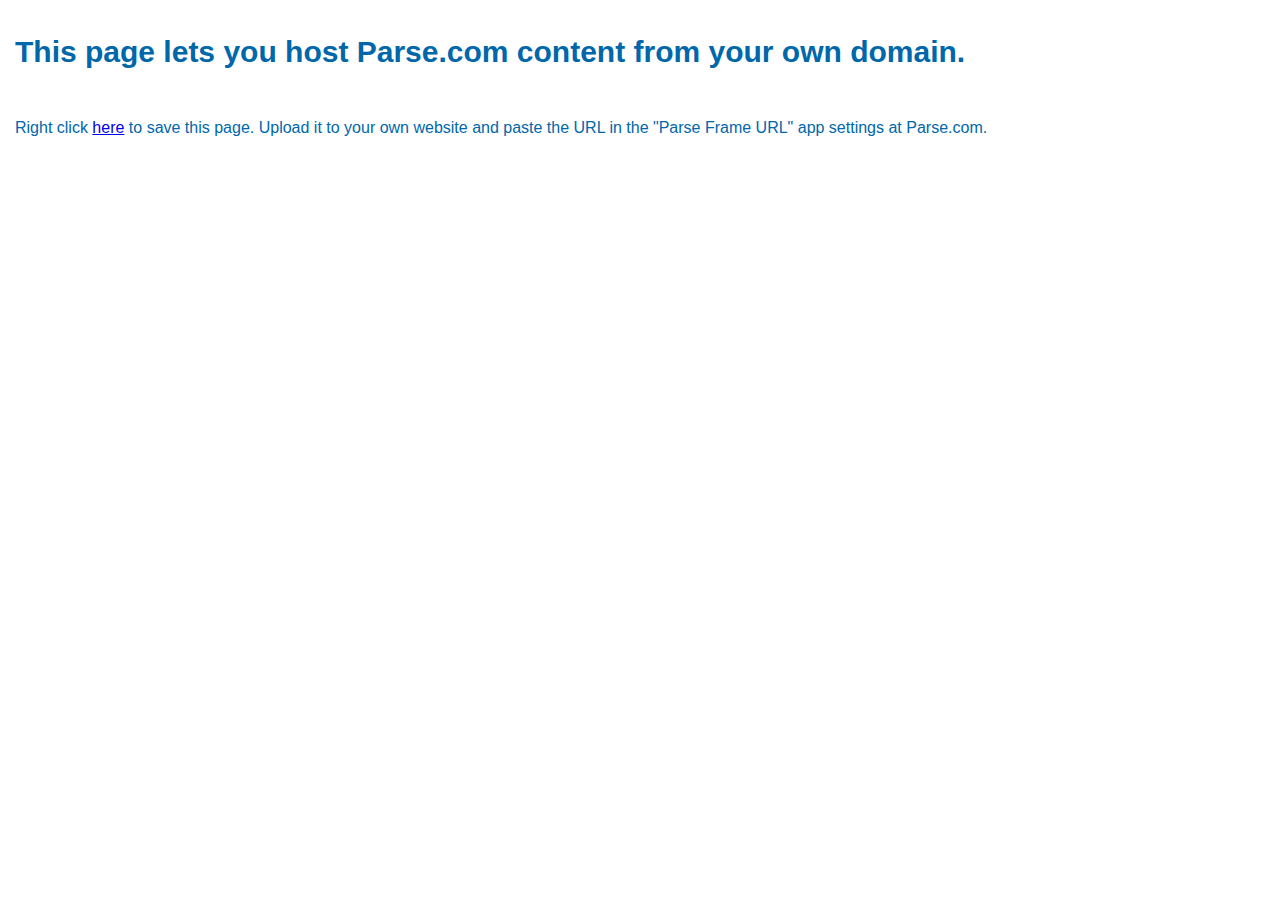
<file: user_management.html>
<!DOCTYPE html>
<html>
<!-- This page is a passthrough frame used to host a parse.com experience from your server.
     If you choose to use this feature, be sure to tell Parse where you put this page in your
     app settings page.
     In general, there should be no reason to edit the contents of this page -->
<head>
  <style type='text/css'>
    .chromeless {
      width: 100%;
      height: 100%;
      width: 100vw;
      height: 100vh;
      left: 0px;
      top: 0px;
      border: 0px;
      margin: 0px;
      padding: 0px;
    }
    .scrollable {
      overflow: auto;
    }
    .noscroll {
      overflow: hidden;
    }
    h1, p {
      padding: 15px;
      color: #0067AB;
      font: inherit;
      font-family: 'Open Sans', 'Helvetica Neue', Helvetica;
    }
    h1 {
      font-size: 30px;
      font-weight: 600;
    }
  </style>
  <script language='javascript' type='text/javascript'><!--

    window.onload = function() {
      // When there are query strings, this page is being used to pass content onto parse. Create
      // the iframe to do so. Forwards relevant query parameters onto the iFrame.
      if (window.location.search) {
        var urlParams = {};
        (function () {
            var pair, // Really a match. Index 0 is the full match; 1 & 2 are the key & val.
                tokenize = /([^&=]+)=?([^&]*)/g,
                // decodeURIComponents escapes everything but will leave +s that should be ' '
                re_space = function (s) { return decodeURIComponent(s.replace(/\+/g, " ")); },
                // Substring to cut off the leading '?'
                querystring = window.location.search.substring(1);

            while (pair = tokenize.exec(querystring))
               urlParams[re_space(pair[1])] = re_space(pair[2]);
        })();

        var base = 'https://www.parse.com';
        var link = '';
        var query = '';
        for (param in urlParams) {
          if (param == 'link') {
            link = urlParams['link'];
          } else {
            if (query != '') {
              query += "&";
            }
            query += param + '=' + encodeURIComponent(urlParams[param]);
          }
        }

        // Ensure there's a leading slash to avoid open redirect
        if (link.charAt(0) !== "/") {
          link = "/" + link;
        }

        var iframe = document.createElement('iframe');
        iframe.setAttribute('src', base + link + '?' + query);
        iframe.setAttribute('class', 'chromeless scrollable');
        document.getElementById('content').appendChild(iframe);

      // Otherwise, this page is likely being viewed by the app owner. Explain how to use it.
      } else {
        document.getElementById('content').innerHTML = 
          '<h1>This page lets you host Parse.com content from your own domain.</h1>' +
          '<p>Right click <a href="' + encodeURI(window.location.pathname) + '">here</a> to save this page. ' +
          'Upload it to your own website and paste the URL in the "Parse Frame URL" ' +
          'app settings at Parse.com.</p>';
      }
    }
    //-->
  </script>
</head>
<body class='chromeless noscroll'>
  <noscript>We apologize, but user management requires javascript</noscript>
  <div id='content' class='chromeless noscroll'></div>
</body>
</html>
</file>
<file: css/skeleton.css>
/*
* Skeleton V2.0.4
* Copyright 2014, Dave Gamache
* www.getskeleton.com
* Free to use under the MIT license.
* http://www.opensource.org/licenses/mit-license.php
* 12/29/2014
*/


/* Table of contents
––––––––––––––––––––––––––––––––––––––––––––––––––
- Grid
- Base Styles
- Typography
- Links
- Buttons
- Forms
- Lists
- Code
- Tables
- Spacing
- Utilities
- Clearing
- Media Queries
*/


/* Grid
–––––––––––––––––––––––––––––––––––––––––––––––––– */
.container {
  position: relative;
  width: 100%;
  max-width: 960px;
  margin: 0 auto;
  padding: 0 20px;
  box-sizing: border-box; }
.column,
.columns {
  width: 100%;
  float: left;
  box-sizing: border-box; }

/* For devices larger than 400px */
@media (min-width: 400px) {
  .container {
    width: 85%;
    padding: 0; }
}

/* For devices larger than 550px */
@media (min-width: 550px) {
  .container {
    width: 80%; }
  .column,
  .columns {
    margin-left: 4%; }
  .column:first-child,
  .columns:first-child {
    margin-left: 0; }

  .one.column,
  .one.columns                    { width: 4.66666666667%; }
  .two.columns                    { width: 13.3333333333%; }
  .three.columns                  { width: 22%;            }
  .four.columns                   { width: 30.6666666667%; }
  .five.columns                   { width: 39.3333333333%; }
  .six.columns                    { width: 48%;            }
  .seven.columns                  { width: 56.6666666667%; }
  .eight.columns                  { width: 65.3333333333%; }
  .nine.columns                   { width: 74.0%;          }
  .ten.columns                    { width: 82.6666666667%; }
  .eleven.columns                 { width: 91.3333333333%; }
  .twelve.columns                 { width: 100%; margin-left: 0; }

  .one-third.column               { width: 30.6666666667%; }
  .two-thirds.column              { width: 65.3333333333%; }

  .one-half.column                { width: 48%; }

  /* Offsets */
  .offset-by-one.column,
  .offset-by-one.columns          { margin-left: 8.66666666667%; }
  .offset-by-two.column,
  .offset-by-two.columns          { margin-left: 17.3333333333%; }
  .offset-by-three.column,
  .offset-by-three.columns        { margin-left: 26%;            }
  .offset-by-four.column,
  .offset-by-four.columns         { margin-left: 34.6666666667%; }
  .offset-by-five.column,
  .offset-by-five.columns         { margin-left: 43.3333333333%; }
  .offset-by-six.column,
  .offset-by-six.columns          { margin-left: 52%;            }
  .offset-by-seven.column,
  .offset-by-seven.columns        { margin-left: 60.6666666667%; }
  .offset-by-eight.column,
  .offset-by-eight.columns        { margin-left: 69.3333333333%; }
  .offset-by-nine.column,
  .offset-by-nine.columns         { margin-left: 78.0%;          }
  .offset-by-ten.column,
  .offset-by-ten.columns          { margin-left: 86.6666666667%; }
  .offset-by-eleven.column,
  .offset-by-eleven.columns       { margin-left: 95.3333333333%; }

  .offset-by-one-third.column,
  .offset-by-one-third.columns    { margin-left: 34.6666666667%; }
  .offset-by-two-thirds.column,
  .offset-by-two-thirds.columns   { margin-left: 69.3333333333%; }

  .offset-by-one-half.column,
  .offset-by-one-half.columns     { margin-left: 52%; }

}


/* Base Styles
–––––––––––––––––––––––––––––––––––––––––––––––––– */
/* NOTE
html is set to 62.5% so that all the REM measurements throughout Skeleton
are based on 10px sizing. So basically 1.5rem = 15px :) */
html {
  font-size: 62.5%; }
body {
  font-size: 1.5em; /* currently ems cause chrome bug misinterpreting rems on body element */
  line-height: 1.6;
  font-weight: 400;
  font-family: "HelveticaNeue", "Helvetica Neue", Helvetica, Arial, sans-serif;
  color: #222; }


/* Typography
–––––––––––––––––––––––––––––––––––––––––––––––––– */
h1, h2, h3, h4, h5, h6 {
  margin-top: 0;
  margin-bottom: 2rem;
  font-weight: 300; }
h1 { font-size: 4.0rem; line-height: 1.2;  letter-spacing: -.1rem;}
h2 { font-size: 3.6rem; line-height: 1.25; letter-spacing: -.1rem; }
h3 { font-size: 3.0rem; line-height: 1.3;  letter-spacing: -.1rem; }
h4 { font-size: 2.4rem; line-height: 1.35; letter-spacing: -.08rem; }
h5 { font-size: 1.8rem; line-height: 1.5;  letter-spacing: -.05rem; }
h6 { font-size: 1.5rem; line-height: 1.6;  letter-spacing: 0; }

/* Larger than phablet */
@media (min-width: 550px) {
  h1 { font-size: 5.0rem; }
  h2 { font-size: 4.2rem; }
  h3 { font-size: 3.6rem; }
  h4 { font-size: 3.0rem; }
  h5 { font-size: 2.4rem; }
  h6 { font-size: 1.5rem; }
}

p {
  margin-top: 0; }


/* Links
–––––––––––––––––––––––––––––––––––––––––––––––––– */
a {
  /*color: #1EAEDB;*/
  color: #B751FD; }
a:hover {
  color: #8934BD; }


/* Buttons
–––––––––––––––––––––––––––––––––––––––––––––––––– */
.button,
button,
input[type="submit"],
input[type="reset"],
input[type="button"] {
  display: inline-block;
  height: 38px;
  padding: 0 30px;
  color: #555;
  text-align: center;
  font-size: 11px;
  font-weight: 600;
  line-height: 38px;
  letter-spacing: .1rem;
  text-transform: uppercase;
  text-decoration: none;
  white-space: nowrap;
  background-color: transparent;
  border-radius: 4px;
  border: 1px solid #bbb;
  cursor: pointer;
  box-sizing: border-box; }
.button:hover,
button:hover,
input[type="submit"]:hover,
input[type="reset"]:hover,
input[type="button"]:hover,
.button:focus,
button:focus,
input[type="submit"]:focus,
input[type="reset"]:focus,
input[type="button"]:focus {
  color: #333;
  border-color: #888;
  outline: 0; }
.button.button-primary,
button.button-primary,
input[type="submit"].button-primary,
input[type="reset"].button-primary,
input[type="button"].button-primary {
  color: #FFF;
  background-color: #33C3F0;
  border-color: #33C3F0; }
.button.button-primary:hover,
button.button-primary:hover,
input[type="submit"].button-primary:hover,
input[type="reset"].button-primary:hover,
input[type="button"].button-primary:hover,
.button.button-primary:focus,
button.button-primary:focus,
input[type="submit"].button-primary:focus,
input[type="reset"].button-primary:focus,
input[type="button"].button-primary:focus {
  color: #FFF;
  background-color: #1EAEDB;
  border-color: #1EAEDB; }


/* Forms
–––––––––––––––––––––––––––––––––––––––––––––––––– */
input[type="email"],
input[type="number"],
input[type="search"],
input[type="text"],
input[type="tel"],
input[type="url"],
input[type="password"],
textarea,
select {
  height: 38px;
  padding: 6px 10px; /* The 6px vertically centers text on FF, ignored by Webkit */
  background-color: #fff;
  border: 1px solid #D1D1D1;
  border-radius: 4px;
  box-shadow: none;
  box-sizing: border-box; }
/* Removes awkward default styles on some inputs for iOS */
input[type="email"],
input[type="number"],
input[type="search"],
input[type="text"],
input[type="tel"],
input[type="url"],
input[type="password"],
textarea {
  -webkit-appearance: none;
     -moz-appearance: none;
          appearance: none; }
textarea {
  min-height: 65px;
  padding-top: 6px;
  padding-bottom: 6px; }
input[type="email"]:focus,
input[type="number"]:focus,
input[type="search"]:focus,
input[type="text"]:focus,
input[type="tel"]:focus,
input[type="url"]:focus,
input[type="password"]:focus,
textarea:focus,
select:focus {
  border: 1px solid #33C3F0;
  outline: 0; }
label,
legend {
  display: block;
  margin-bottom: .5rem;
  font-weight: 600; }
fieldset {
  padding: 0;
  border-width: 0; }
input[type="checkbox"],
input[type="radio"] {
  display: inline; }
label > .label-body {
  display: inline-block;
  margin-left: .5rem;
  font-weight: normal; }


/* Lists
–––––––––––––––––––––––––––––––––––––––––––––––––– */
ul {
  list-style: circle inside; }
ol {
  list-style: decimal inside; }
ol, ul {
  padding-left: 0;
  margin-top: 0; }
ul ul,
ul ol,
ol ol,
ol ul {
  margin: 1.5rem 0 1.5rem 3rem;
  font-size: 90%; }
li {
  margin-bottom: 1rem; }


/* Code
–––––––––––––––––––––––––––––––––––––––––––––––––– */
code {
  padding: .2rem .5rem;
  margin: 0 .2rem;
  font-size: 90%;
  white-space: nowrap;
  background: #F1F1F1;
  border: 1px solid #E1E1E1;
  border-radius: 4px; }
pre > code {
  display: block;
  padding: 1rem 1.5rem;
  white-space: pre; }


/* Tables
–––––––––––––––––––––––––––––––––––––––––––––––––– */
th,
td {
  padding: 12px 15px;
  text-align: left;
  border-bottom: 1px solid #E1E1E1; }
th:first-child,
td:first-child {
  padding-left: 0; }
th:last-child,
td:last-child {
  padding-right: 0; }


/* Spacing
–––––––––––––––––––––––––––––––––––––––––––––––––– */
button,
.button {
  margin-bottom: 1rem; }
input,
textarea,
select,
fieldset {
  margin-bottom: 1.5rem; }
pre,
blockquote,
dl,
figure,
table,
p,
ul,
ol,
form {
  margin-bottom: 2.5rem; }


/* Utilities
–––––––––––––––––––––––––––––––––––––––––––––––––– */
.u-full-width {
  width: 100%;
  box-sizing: border-box; }
.u-max-full-width {
  max-width: 100%;
  box-sizing: border-box; }
.u-pull-right {
  float: right; }
.u-pull-left {
  float: left; }


/* Misc
–––––––––––––––––––––––––––––––––––––––––––––––––– */
hr {
  margin-top: 3rem;
  margin-bottom: 3.5rem;
  border-width: 0;
  border-top: 1px solid #E1E1E1; }


/* Clearing
–––––––––––––––––––––––––––––––––––––––––––––––––– */

/* Self Clearing Goodness */
.container:after,
.row:after,
.u-cf {
  content: "";
  display: table;
  clear: both; }


/* Media Queries
–––––––––––––––––––––––––––––––––––––––––––––––––– */
/*
Note: The best way to structure the use of media queries is to create the queries
near the relevant code. For example, if you wanted to change the styles for buttons
on small devices, paste the mobile query code up in the buttons section and style it
there.
*/


/* Larger than mobile */
@media (min-width: 400px) {}

/* Larger than phablet (also point when grid becomes active) */
@media (min-width: 550px) {}

/* Larger than tablet */
@media (min-width: 750px) {}

/* Larger than desktop */
@media (min-width: 1000px) {}

/* Larger than Desktop HD */
@media (min-width: 1200px) {}
</file>
<file: css/custom.css>
/* Shared
–––––––––––––––––––––––––––––––––––––––––––––––––– */
.button {
  border-radius: 100px;
}

.error-message {
  color: red;
}

img.desaturate { 
  -webkit-filter: grayscale(100%);
  filter: grayscale(100%);

  filter: alpha(opacity=60);
  opacity: 0.6;
}

.one-fifth.column { 
    width: 16.3333333333%;
    padding-right: 10px;
}

/* Sections
–––––––––––––––––––––––––––––––––––––––––––––––––– */
.section {
  padding: 8rem 0 7rem;
  text-align: center;
}
.section-heading,
.section-description {
  margin-bottom: 1.2rem;
}

/* Hero
–––––––––––––––––––––––––––––––––––––––––––––––––– */
.hero-section {
  margin-top: -4rem;
}

.logo {
  padding-bottom: 1.5rem;
  max-width: 50%;
}

.footer-logo {
  text-align: center;
  padding-bottom: 1.5rem;
}

.hero-heading {
  padding-bottom: 2rem;
}

.button-area {
  padding-bottom: 10rem;
}

.phones {
  position: relative;
}
.phone {
  position: relative;
  max-width: 80%;
  margin: 3rem auto -12rem;
}
.phone + .phone {
  display: none;
}

/* Video Section
–––––––––––––––––––––––––––––––––––––––––––––––––– */
.video-container {
    position: relative;
    padding-bottom: 56.25%;
    padding-top: 30px; height: 0; overflow: hidden;
}
 
.video-container iframe,
.video-container object,
.video-container embed {
    position: absolute;
    top: 0;
    left: 0;
    width: 100%;
    height: 100%;
}

/* Values
–––––––––––––––––––––––––––––––––––––––––––––––––– */
.values {
  background-color: #74E9FF;
  color: #54587E;
  font-size: 1.63rem;
}
.value-multiplier {
  margin-top: 3rem;
  color: #F54294;
}
.value-heading {
  margin-bottom: 5rem;

}
.value-description {
  opacity: .8;
  font-weight: 300;
  margin-bottom: 4rem;
}

/* Release Party
–––––––––––––––––––––––––––––––––––––––––––––––––– */
/*.release {
  padding: 14rem 0 2rem !important;
}*/

.tumblr-logo {
  margin-top: 0.3rem;
}

/* Notify Me
–––––––––––––––––––––––––––––––––––––––––––––––––– */
.notifyme-header {
  margin-bottom: 3rem;
}

.button-purple {
  background-color: #B233F0 !important;
  border-color: #AD33F0 !important;
}

.button-pink {
  background-color: #F54294 !important;
  border-color: #F54294 !important;
}

/* Help
–––––––––––––––––––––––––––––––––––––––––––––––––– */
.get-help {
  background-color: #FCFD88;
  /*border-bottom: 1px solid #ddd;*/
}

/* Press
–––––––––––––––––––––––––––––––––––––––––––––––––– */
.press-logo {
  max-height: 50px;
  padding: 8px 0;
  margin: 14px 0;
}

/* Categories
–––––––––––––––––––––––––––––––––––––––––––––––––– */
.categories {
  background-color: #8C8CFF;
  color: #fff;
  padding: 8rem !important;
}
.categories .section-description { 
  margin-bottom: 4rem;
}

/* Bigger than 550 */
@media (min-width: 550px) {
  .section {
    padding: 14rem 0 13rem;
  }
  .hero {
    padding-bottom: 12rem;
    text-align: left;
    height: 165px;
  }
  .phone {
    position: absolute;
    top: -7rem;
    right: 3rem;
    max-height: 362px;
    z-index: 3;
  }
  .phone + .phone {
    top: -6rem;
    display: block;
    max-width: 73.8%;
    right: 0;
    z-index: 2;
    max-height: 338px;
  }
  .hero-heading {
    font-size: 2.4rem;
  }
  .footer-logo {
    max-width: 50%;
  }
  .values {
    margin-top: 10rem;
  }
  .press {
    padding: 6rem 0 5rem !important;
  }
}

/* Bigger than 750 */
@media (min-width: 750px) {
  .hero {
    height: 190px;
  }
  .hero-heading {
    font-size: 2.5rem;
  }
  /*.section {
    padding: 14rem 0 15rem;
  }*/
  .hero {
    padding: 16rem 0 14rem;
  }
  .section-description {
    max-width: 60%;
    margin-left: auto;
    margin-right: auto;
  }
  .phone {
    top: -14rem;
    right: 5rem;
    max-height: 510px;
  }
  .phone + .phone {
    top: -12rem;
    max-height: 472px;
  }
  .categories {
    padding: 15rem 0 8rem;
  }
  .notifyme-form {
    padding: 0% 20%;
  }
  .values {
    margin-top: 0;
  }
}

/* Bigger than 1000 */
@media (min-width: 750px) and (min-width: 100px) {
/*I {*/
  /*.section {
    padding: 20rem 0 19rem;
  }*/
  .hero {
    padding: 22rem 0;
  }
  .hero-heading {
    font-size: 2.8rem;
  }
  .phone {
    top: -16rem;
    max-height: 615px;
  }
  .phone + .phone {
    top: -14rem;
    max-height: 570px;
  }
  .notifyme-form {
   padding: 0% 20%;
  }
}
</file>
